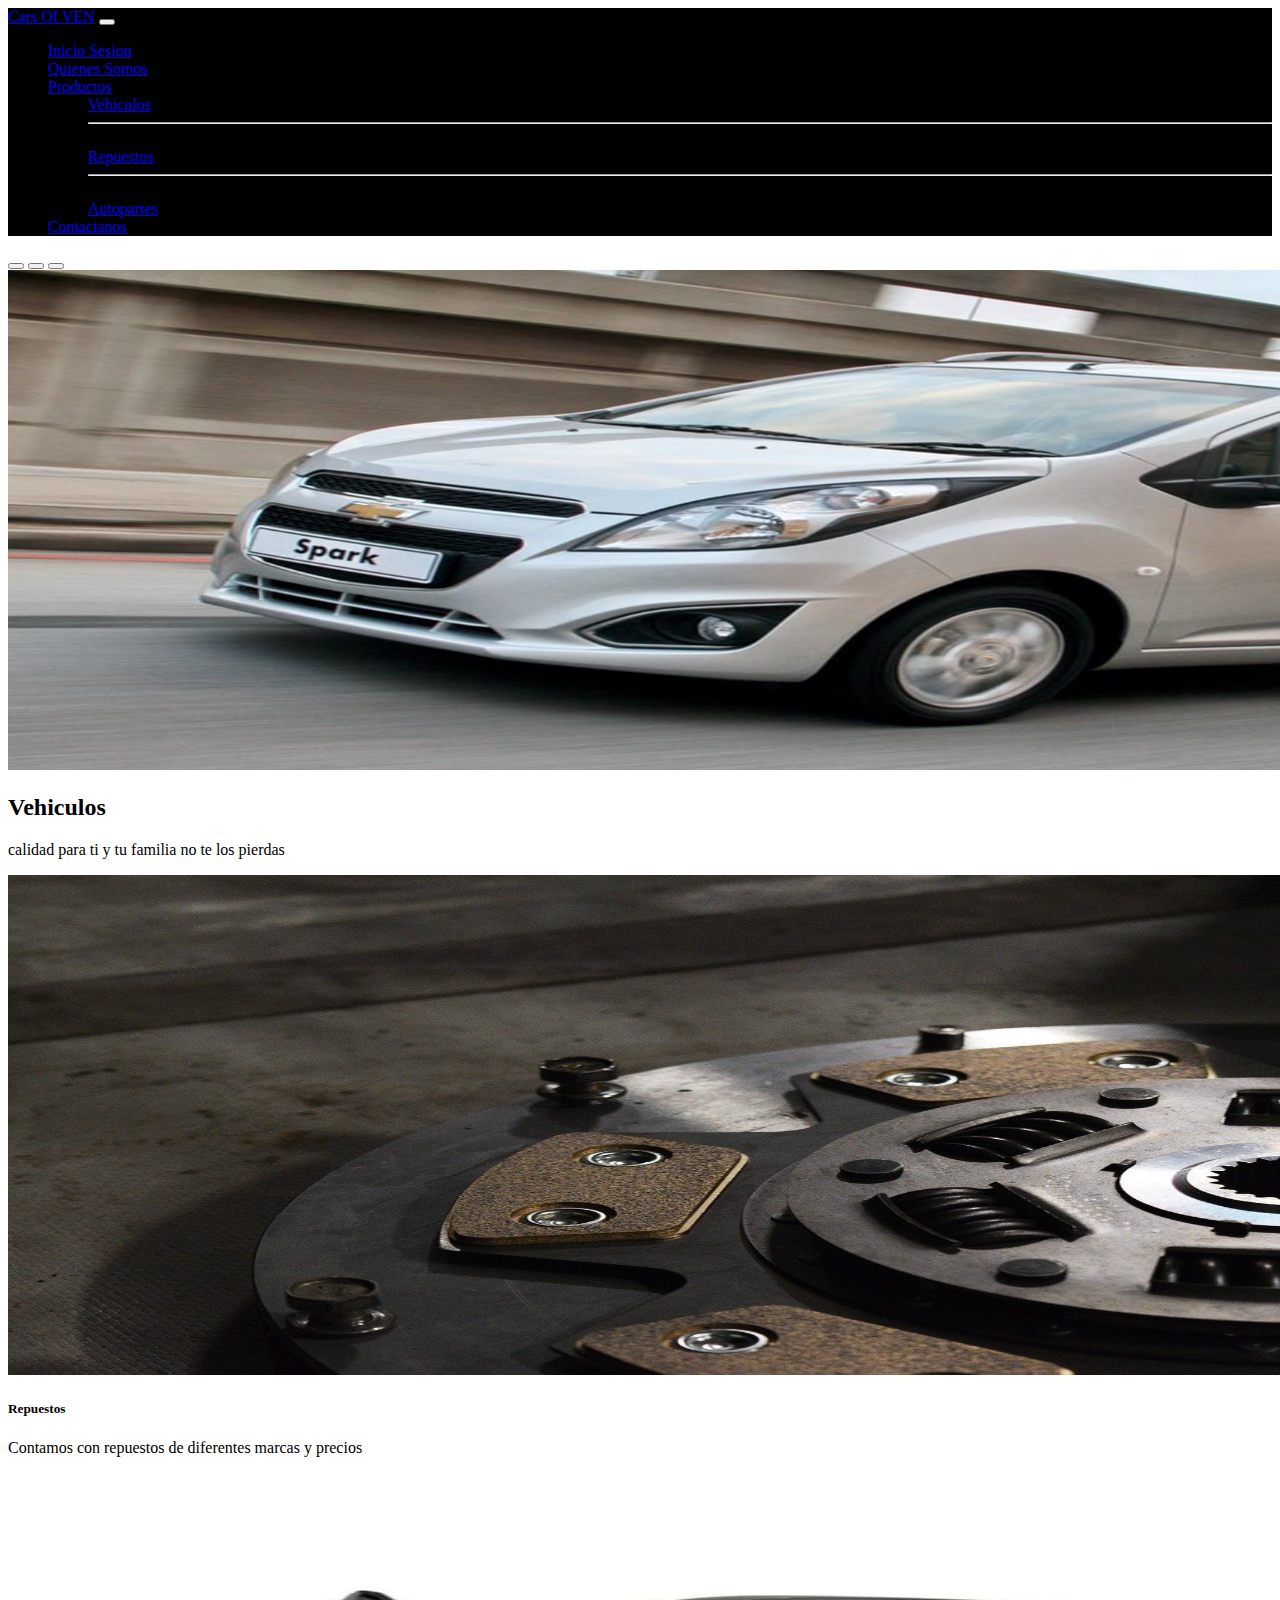
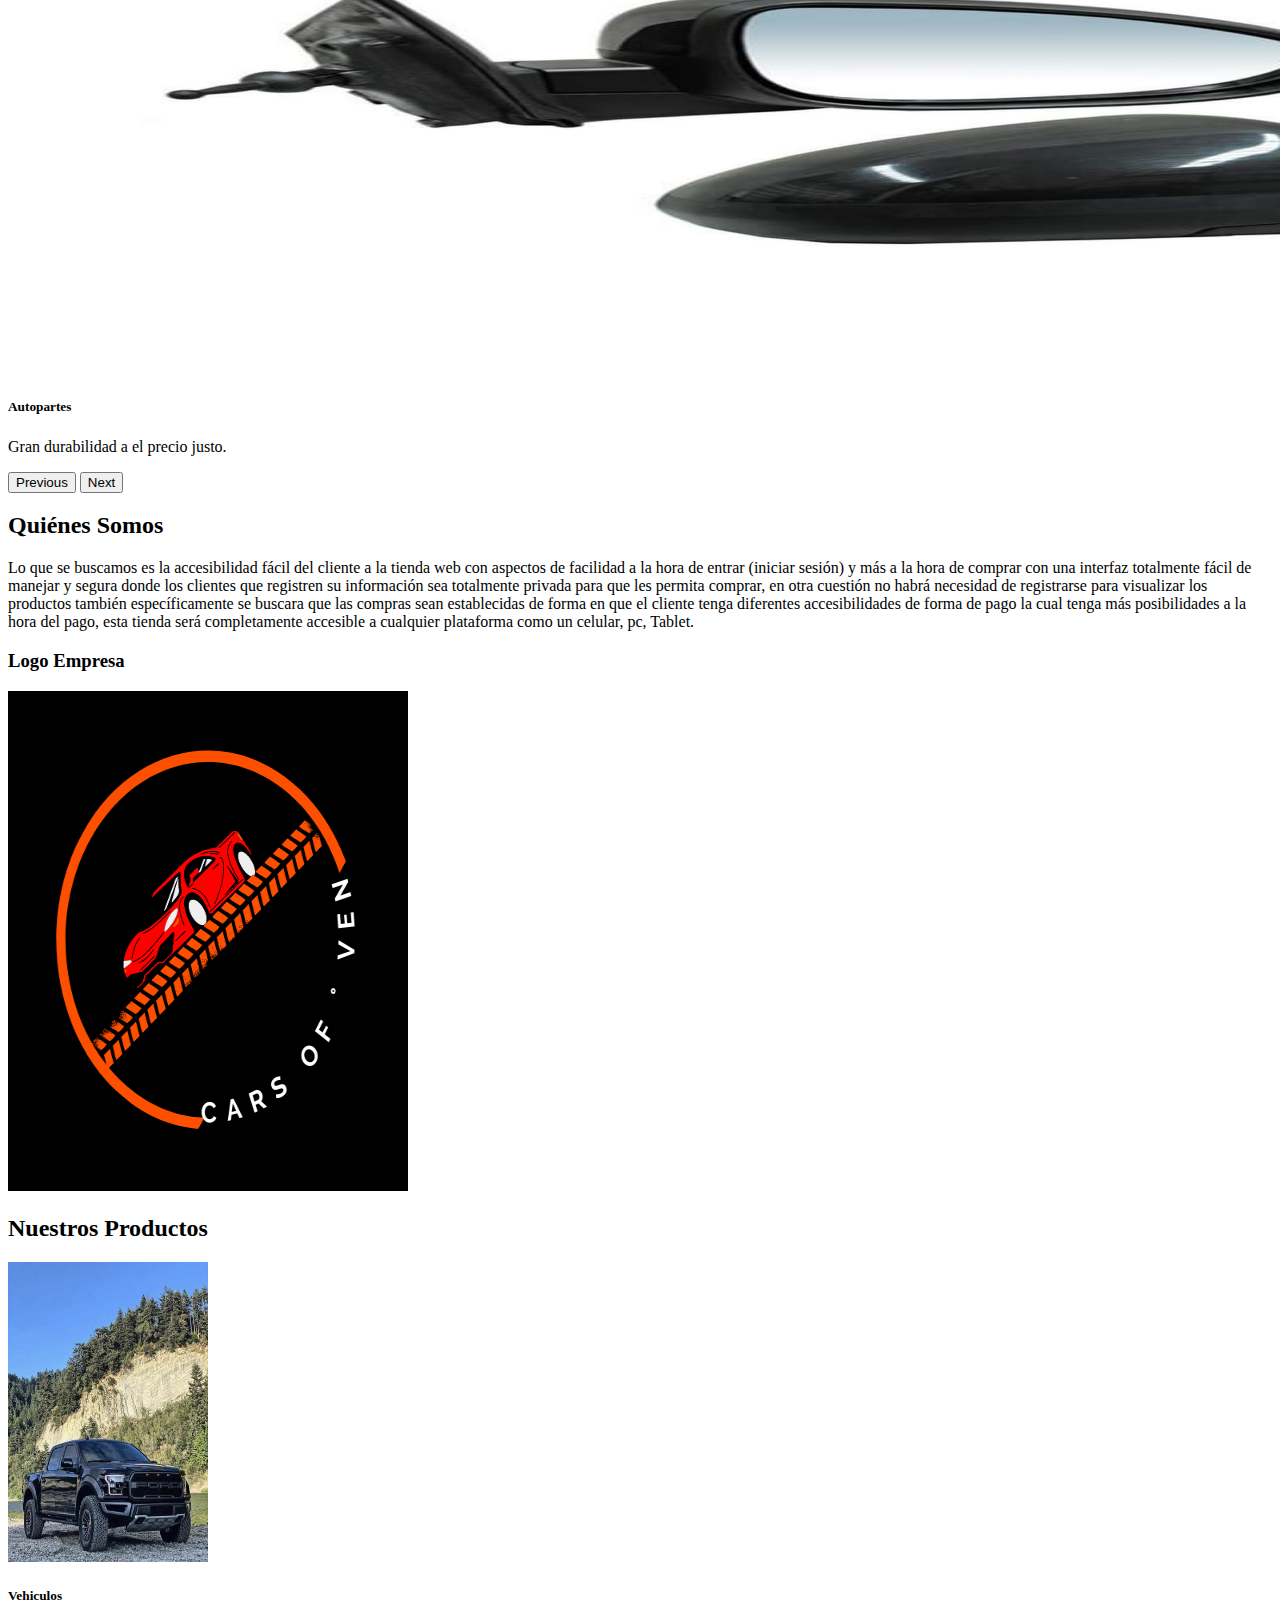
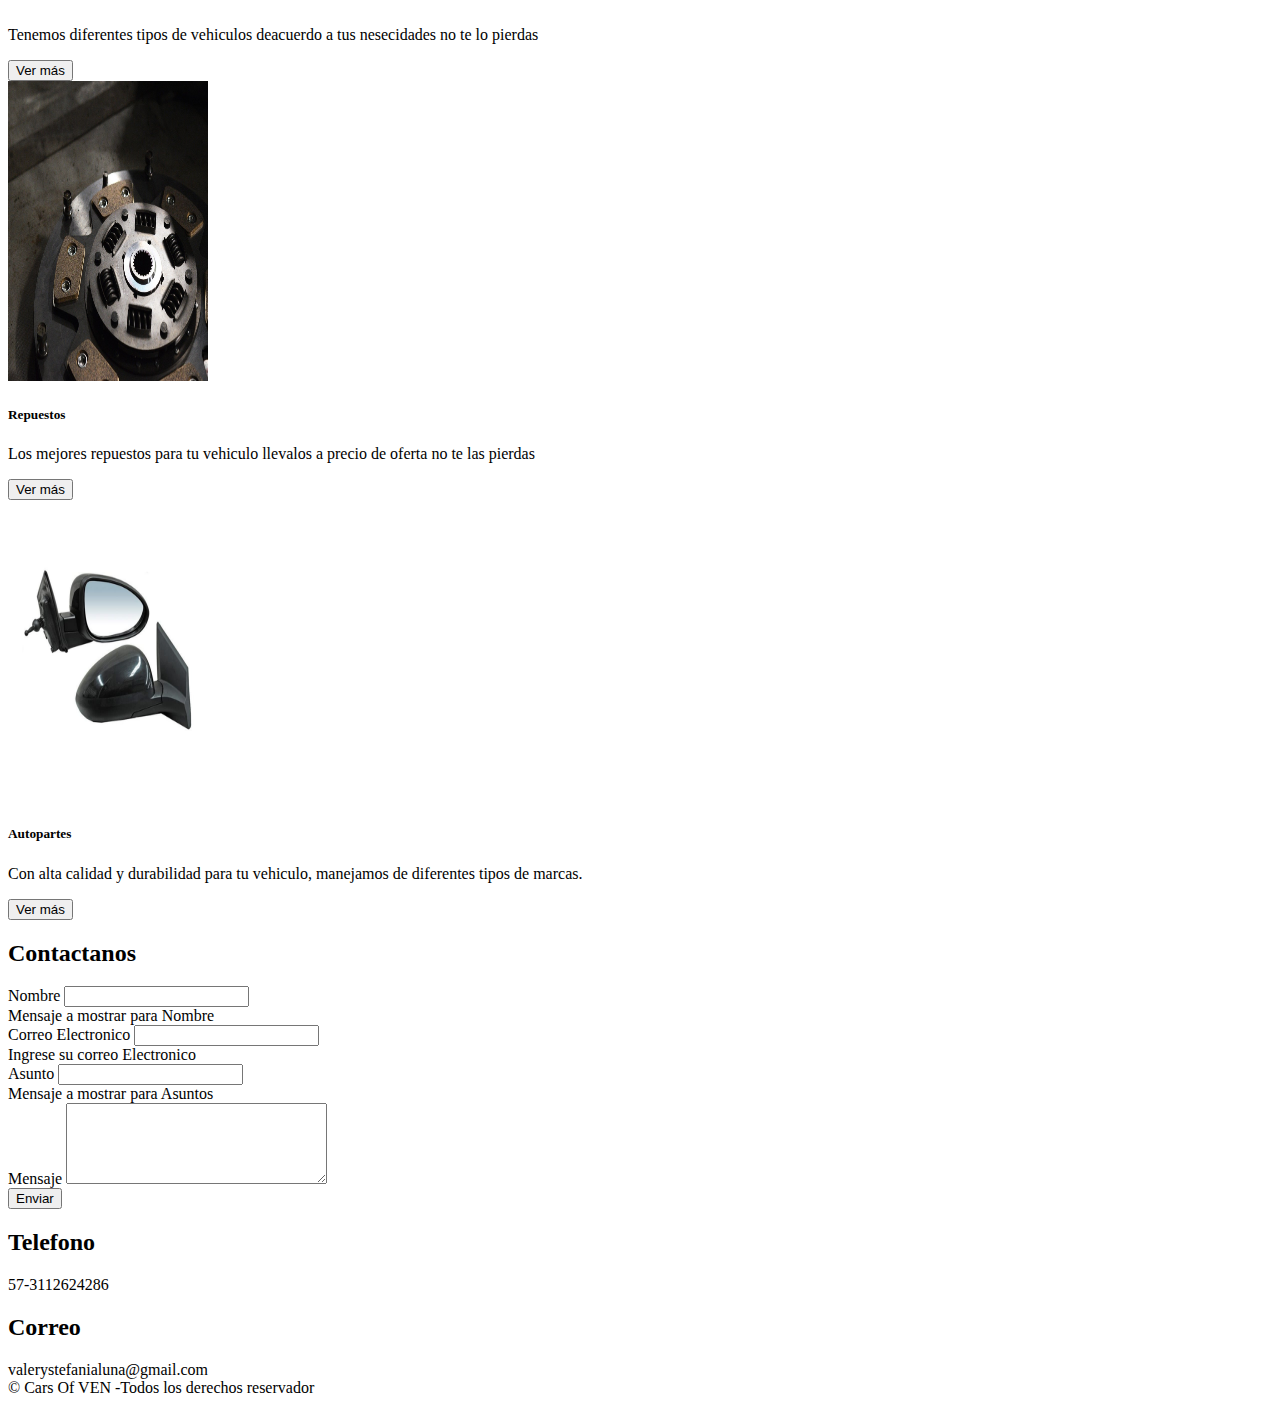
<file: index.html>
<!doctype html>
<html lang="es">
  <head>
<meta charset="utf-8">
<meta name="viewport" content="width=device-width, initial-scale=1">
<title>Concecionario</title>
<link href="https://cdn.jsdelivr.net/npm/bootstrap@5.3.0-alpha3/dist/css/bootstrap.min.css" rel="stylesheet" integrity="sha384-KK94CHFLLe+nY2dmCWGMq91rCGa5gtU4mk92HdvYe+M/SXH301p5ILy+dN9+nJOZ" crossorigin="anonymous">
<link rel="stylesheet" href="css/estiilos.css">
</head>
<body>
<header>
<div class="container">
<nav class="navbar navbar-expand-lg navbar-dark ">
<div class="container-fluid">
<a class="navbar-brand" href="dashboard cov/dashboard cov.html">Cars Of VEN</a>
<button class="navbar-toggler" type="button" data-bs-toggle="collapse" data-bs-target="#navbarSupportedContent" aria-controls="navbarSupportedContent" aria-expanded="false" aria-label="Toggle navigation">
<span class="navbar-toggler-icon"></span>
</button>
<div class="collapse navbar-collapse" id="navbarSupportedContent">
 <ul class="navbar-nav ms-auto mb-2 mb-lg-0">
<li class="nav-item">
<a class="nav-link active" aria-current="page" href="login.html">Inicio Sesion</a>
</li>
<li class="nav-item">
  <a class="nav-link active" aria-current="page" href="error500.html">Quienes Somos</a>
</li>
<li class="nav-item dropdown">
<a class="nav-link dropdown-toggle" href="#" role="button" data-bs-toggle="dropdown" aria-expanded="false">
Productos
</a>
<ul class="dropdown-menu">
<li><a class="dropdown-item" href="#">Vehiculos</a></li>
<li><hr class="dropdown-divider"></li>
<li><a class="dropdown-item" href="#">Repuestos</a></li>
<li><hr class="dropdown-divider"></li>
<li><a class="dropdown-item" href="#">Autopartes</a></li>
</ul>
</li>
<li class="nav-item">
<a class="nav-link active" aria-current="page" href="error404.html">Contactanos</a>

</li>
</ul>

 </div>
</div>
 </nav>
</div> 
</header>
<section class="carrusel">
    <div id="carouselExampleCaptions" class="carousel slide">
        <div class="carousel-indicators">
          <button type="button" data-bs-target="#carouselExampleCaptions" data-bs-slide-to="0" class="active" aria-current="true" aria-label="Slide 1"></button>
          <button type="button" data-bs-target="#carouselExampleCaptions" data-bs-slide-to="1" aria-label="Slide 2"></button>
          <button type="button" data-bs-target="#carouselExampleCaptions" data-bs-slide-to="2" aria-label="Slide 3"></button>
        </div>
        <div class="carousel-inner">
          <div class="carousel-item active">
            <img src="img/vehiculos5.jpg" width="1920" height="500" class="d-block w-100" alt="">
            <div class="carousel-caption d-none d-md-block">
              <h2>Vehiculos</h2>
              <p> calidad para ti y tu familia no te los pierdas</p>
            </div>
          </div>
          <div class="carousel-item">
            <img src="img/repuestos.jpg" width="1920" height="500" class="d-block w-100" alt="1920/500">
            <div class="carousel-caption d-none d-md-block">
              <h5>Repuestos</h5>
              <p>Contamos con repuestos de diferentes marcas y precios</p>
            </div>
          </div>
          <div class="carousel-item">
            <img src="img/autopartes7.png.jpg" width="1920" height="500" class="d-block w-100" alt="...">
            <div class="carousel-caption d-none d-md-block">
              <h5>Autopartes</h5>
              <p>Gran durabilidad a el precio justo.</p>
            </div>
          </div>
        </div>
        <button class="carousel-control-prev" type="button" data-bs-target="#carouselExampleCaptions" data-bs-slide="prev">
          <span class="carousel-control-prev-icon" aria-hidden="true"></span>
          <span class="visually-hidden">Previous</span>
        </button>
        <button class="carousel-control-next" type="button" data-bs-target="#carouselExampleCaptions" data-bs-slide="next">
          <span class="carousel-control-next-icon" aria-hidden="true"></span>
          <span class="visually-hidden">Next</span>
        </button>
      </div>
</section>
<section class="nosotros my-5">
        <h2 class="text-center my-5">Quiénes Somos</h2>
        <div class="container">
            <div class="row">
                <div class="col-6">
                    <p>
                    </p>
                    <p>Lo que se buscamos es la accesibilidad fácil del cliente a la tienda web con aspectos de facilidad a la hora de entrar (iniciar sesión) y más a la hora de comprar con una interfaz totalmente fácil de manejar y segura donde los clientes que registren su información sea totalmente privada para que les permita comprar, en otra cuestión no habrá necesidad de registrarse para visualizar los productos también específicamente se buscara que las compras sean establecidas  de forma en que el cliente tenga diferentes accesibilidades de forma de pago la cual tenga más posibilidades a la hora del pago, esta tienda será completamente  accesible a cualquier plataforma como un celular, pc, Tablet. 
                    </p>

                </div>
                 <div class="col-6">
                 <h3>Logo Empresa</h3>
        
                    <img class="img-fluid" src="img/cars of ven.png" width="400" height="500" alt="">
                 </div>
            </div>
        </div>
</section>
<section class="nosotros my-5">
    <h2 class="text-center my-5">Nuestros Productos</h2>
    <div class="container">
        <div class="row">
            <div class="col-4">
                <div class="card text-center">
                    <img src="img/vehiculos1.jpg" width="200" height="300" class="card-img-top" alt="...">
                    <div class="card-body">
                      <h5 class="card-title">Vehiculos</h5>
                      <p class="card-text">Tenemos diferentes tipos de vehiculos deacuerdo a tus nesecidades no te lo pierdas</p>
                      <a class="nav-link active" arial-current="page" href="descripcion.html" ><button>Ver más </button></a>
                    </div>
                  </div>
            </div>
             <div class="col-4">
                <div class="card text-center">
                    <img src="img/repuestos.jpg" width="200" height="300" class="card-img-top" alt="...">
                    <div class="card-body">
                      <h5 class="card-title">Repuestos</h5>
                      <p class="card-text">Los mejores repuestos para tu vehiculo llevalos a precio de oferta no te las pierdas</p>
                      <a class="nav-link active" arial-current="page" href="descripcion3.html" ><button>Ver más </button></a>
                    </div>
                  </div>
             </div>
           <div class="col-4">
            <div class="card text-center">
                <img src="img/autopartes7.png.jpg" width="200" height="300" class="card-img-top" alt="...">
                <div class="card-body">
                  <h5 class="card-title">Autopartes</h5>
                  <p class="card-text">Con alta calidad y durabilidad para tu vehiculo, manejamos de diferentes tipos de marcas.</p>
                  <a class="nav-link active" arial-current="page" href="descripcion2.html" ><button>Ver más </button></a>
                </div>
              </div>
           </div>
        </div>
    </div>

</section>
<section class="contactenos bg-black py-5">
    <h2 class="text-center">Contactanos</h2>
    <div class="container">
        <form class="row">
            <div class="mb-3 col-4">
              <label for="Nombre" class="form-label">Nombre</label>
              <input type="text" class="form-control" id="Nombre" aria-describedby="Nombre">
              <div id="Nombre" class="form-text" >Mensaje a mostrar para Nombre</div>
            </div>
            <div class="mb-3 col-4">
                <label for="exampleInputEmail1" class="form-dark">Correo Electronico</label>
                <input type="email" class="form-control" id="exampleInputEmail1" aria-describedby="emailHelp">
                <div id="emailHelp" class="form-text">Ingrese su correo Electronico</div>
            </div>
            <div class="mb-3 col-4">
                <label for="Asunto" class="form-label">Asunto</label>
                <input type="text" class="form-control" id="Asunto" aria-describedby="Asunto">
                <div id="Asunto" class="form-text">Mensaje a mostrar para Asuntos</div>
              </div>
            <div class="mb-3 col-6 col-12">
             <label for="Mensaje">Mensaje</label>
            <textarea class="form-control" name="Mensaje" id="" cols="30" rows="5"></textarea>
            </div>
           <div class="text-center"><button type="submit" class="btn btn-primary">Enviar</button></div>
          </form>
           
          <section class="contacto" id="contacto">
            <div class="contenido-seccion">
            
        
                <div class="fila">
                <div class="col">
                 <h2>
                    <i class="fa-solid fa-phone"></i> Telefono
                 </h2>   
                 <span class="info-contacto"> 57-3112624286</span>
                </div>  
                <div class="col">
                    <h2>
                        <i class="fa-solid fa-envelope"></i> Correo
                    </h2>   
                    <span class="info-contacto">valerystefanialuna@gmail.com</span>
                   </div>   
                    
                </div>
            </div>
           </section>  
    </div>
 </section>
 <footer class="text-center py-3">
&copy; Cars Of VEN -Todos los derechos reservador
 </footer>

 <script src="https://cdn.jsdelivr.net/npm/bootstrap@5.3.0-alpha3/dist/js/bootstrap.bundle.min.js" integrity="sha384-ENjdO4Dr2bkBIFxQpeoTz1HIcje39Wm4jDKdf19U8gI4ddQ3GYNS7NTKfAdVQSZe" crossorigin="anonymous"></script>
</body>
</html>
</file>
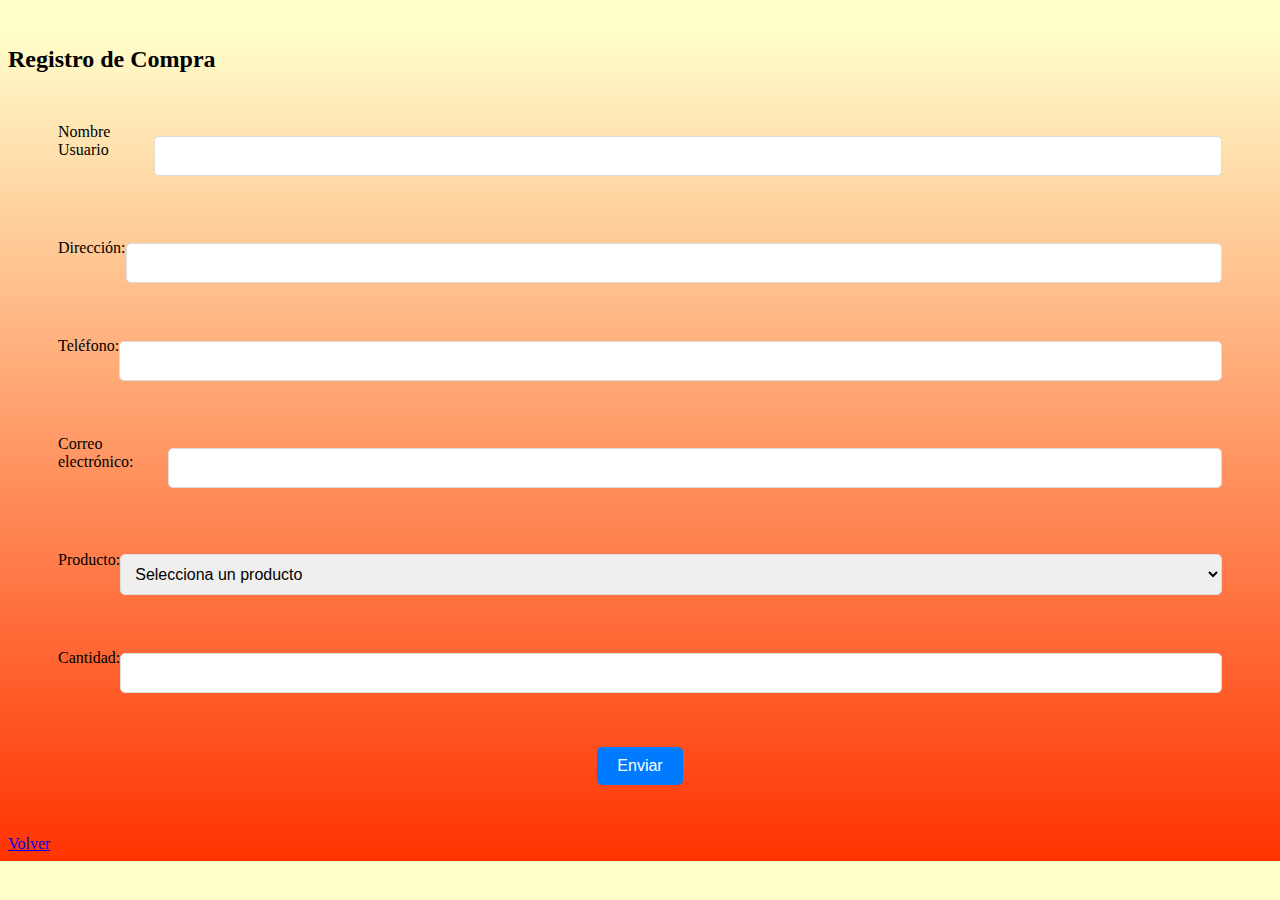
<file: compra.html>
<!DOCTYPE html>
<html lang="es">
<head>
    <meta charset="UTF-8">
    <meta http-equiv="X-UA-Compatible" content="IE=edge">
    <meta name="viewport" content="width=device-width, initial-scale=1.0">
    <title>Compra</title>
    <link rel="stylesheet" href="compra.css">
</head>
<body>
   <br> <h2>Registro de Compra</h2>
    <form id="compra-form" onsubmit="return validarFormulario()">
        <div class="form-group">
          <label for="nombre">Nombre Usuario</label>
          <input type="text" id="nombre" name="nombre" required>
        </div>
      
        <div class="form-group">
          <label for="direccion">Dirección:</label>
          <input type="text" id="direccion" name="direccion" required>
        </div>
      
        <div class="form-group">
          <label for="telefono">Teléfono:</label>
          <input type="tel" id="telefono" name="telefono" required>
        </div>
      
        <div class="form-group">
          <label for="email">Correo electrónico:</label>
          <input type="text" id="email" name="email" required>
        </div>
      
        <div class="form-group">
          <label for="producto">Producto:</label>
          <select id="producto" name="producto" required>
            <option value="">Selecciona un producto</option>
            <option value="producto1">Vehiculo</option>
            <option value="producto2">Repuestos</option>
            <option value="producto3">Autopartes</option>
          </select>
        </div>
      
        <div class="form-group">
          <label for="cantidad">Cantidad:</label>
          <input type="number" id="cantidad" name="cantidad" min="1" max="10" required>
        </div>
      
        <div class="form-group">
          <input type="submit" value="Enviar" href="index.html">
          
        
        </div>
      </form>
      <script src="compra.js"></script>
      <a href="index.html" class="btn">Volver</a>
</body>

</html>
</file>
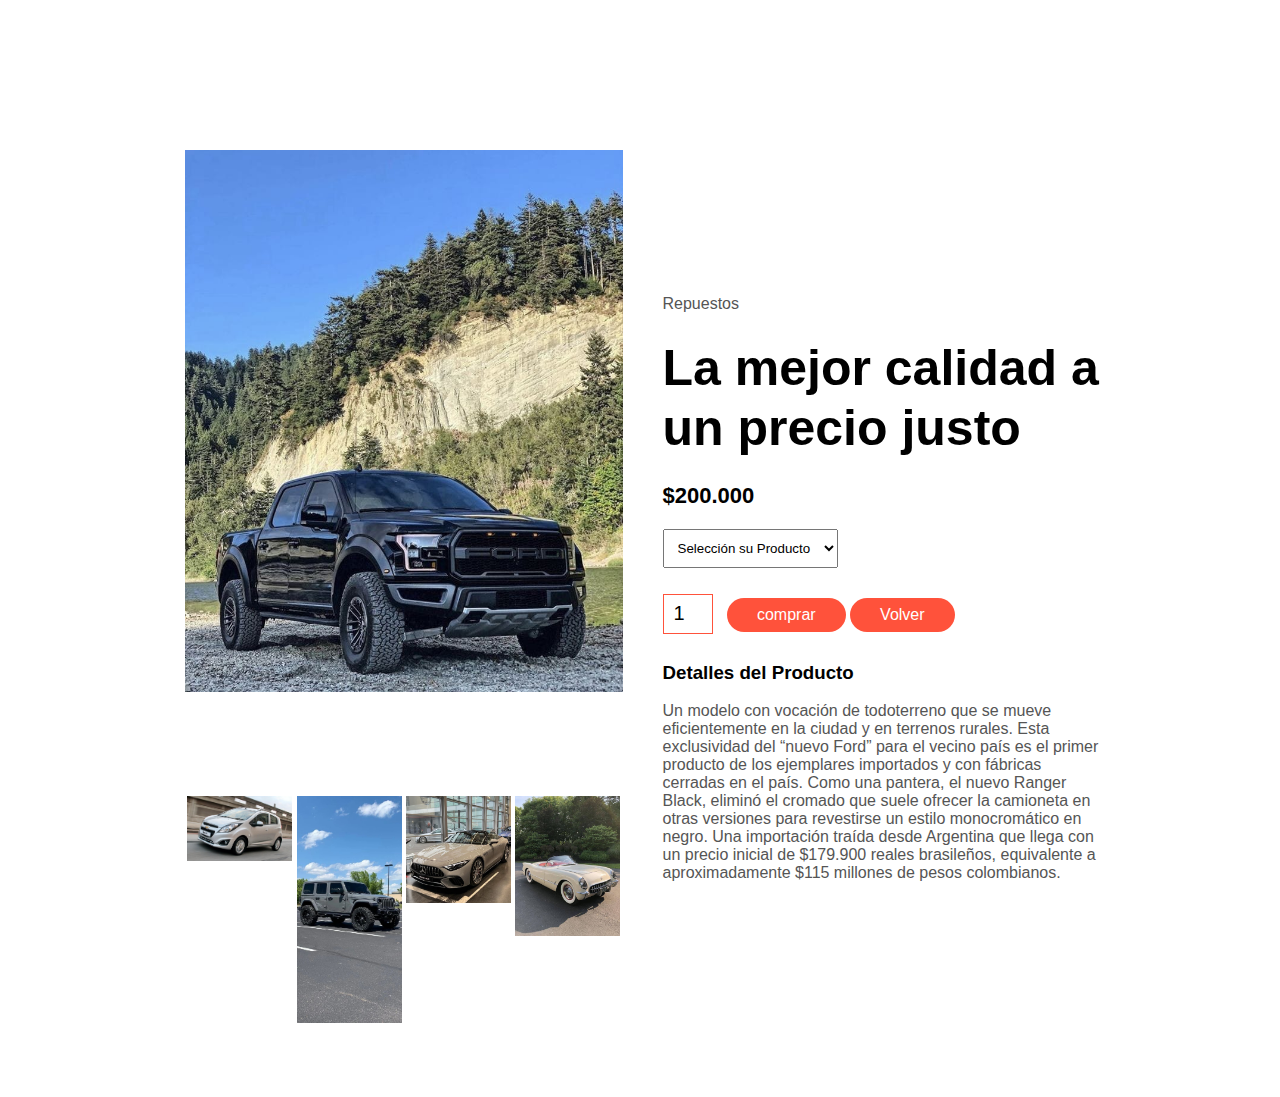
<file: descripcion.html>
<!DOCTYPE html>
<html lang="es">
<head>
    <meta charset="UTF-8">
    <meta http-equiv="X-UA-Compatible" content="IE=edge">
    <meta name="viewport" content="width=device-width, initial-scale=1.0">
   <link rel="stylesheet" href="estiloos.css">
    <title>Descripción Vehiculos</title>
    
</head>
<body>
    <div class="small-container single-product">
        <div class="row">
            <div class="col-2">
                <img src="img/vehiculos1.jpg" width="100%" id="productImg">
                <div class="small-img-row">
                   <div class="small-img-col">
                    <img src="img/vehiculos5.jpg" width="100%" class="small-img">
                   </div>
                   <div class="small-img-col">
                    <img src="img/vehiculos2.jpg" width="100%" class="small-img">
                   </div>
                   <div class="small-img-col">
                    <img src="img/vehiculos3.jpg" width="100%" class="small-img">
                   </div>
                   <div class="small-img-col">
                    <img src="img/vehiculos.jpg" width="100%" class="small-img">
                   </div>
                </div>
            </div>
            <div class="col-2">
             <p>Repuestos</p>
             <h1>La mejor calidad a un precio justo </h1>
             <h4>$200.000</h4>
          <select>
            <option>Selección su Producto </option>
            <option>Autopartes</option>
            <option>Repuestos </option>
            <option>Vehiculos </option>
          </select>
          <input type="number" value="1">
          <a href="compra.html" class="btn">comprar</a>
          <a href="index.html" class="btn">Volver</a>
         <h3>Detalles del Producto<i class="fa fa-indent"></i></h3> 
         <br>
         <p>Un modelo con vocación de todoterreno que se mueve eficientemente en la ciudad y en terrenos rurales. Esta exclusividad del “nuevo Ford” para el vecino país es el primer producto de los ejemplares importados y con fábricas cerradas en el país.

            Como una pantera, el nuevo Ranger Black, eliminó el cromado que suele ofrecer la camioneta en otras versiones para revestirse un estilo monocromático en negro.  Una importación traída desde Argentina que llega con un precio inicial de $179.900 reales brasileños, equivalente a aproximadamente $115 millones de pesos colombianos.</p>
            </div>
        </div>
    </div>
<script>
do {
    var productImg =document.getElementById("ProductoImg");
    var smallImg = Document.getElementByIdClassName("small-img");
    
    SmallImg[1].onclick = function()
    {
        productImg.src = smallImg[1].src;
    }
    SmallImg[2].onclick = function()
    {
        productImg.src = smallImg[2].src;
    }
    SmallImg[7].onclick = function()
    {
        productImg.src = smallImg[7].src;
    }
    SmallImg[4].onclick = function()
    {
        productImg.src = smallImg[4].src;
    }
} while (condition);

</script>
</body>
</html>
</file>
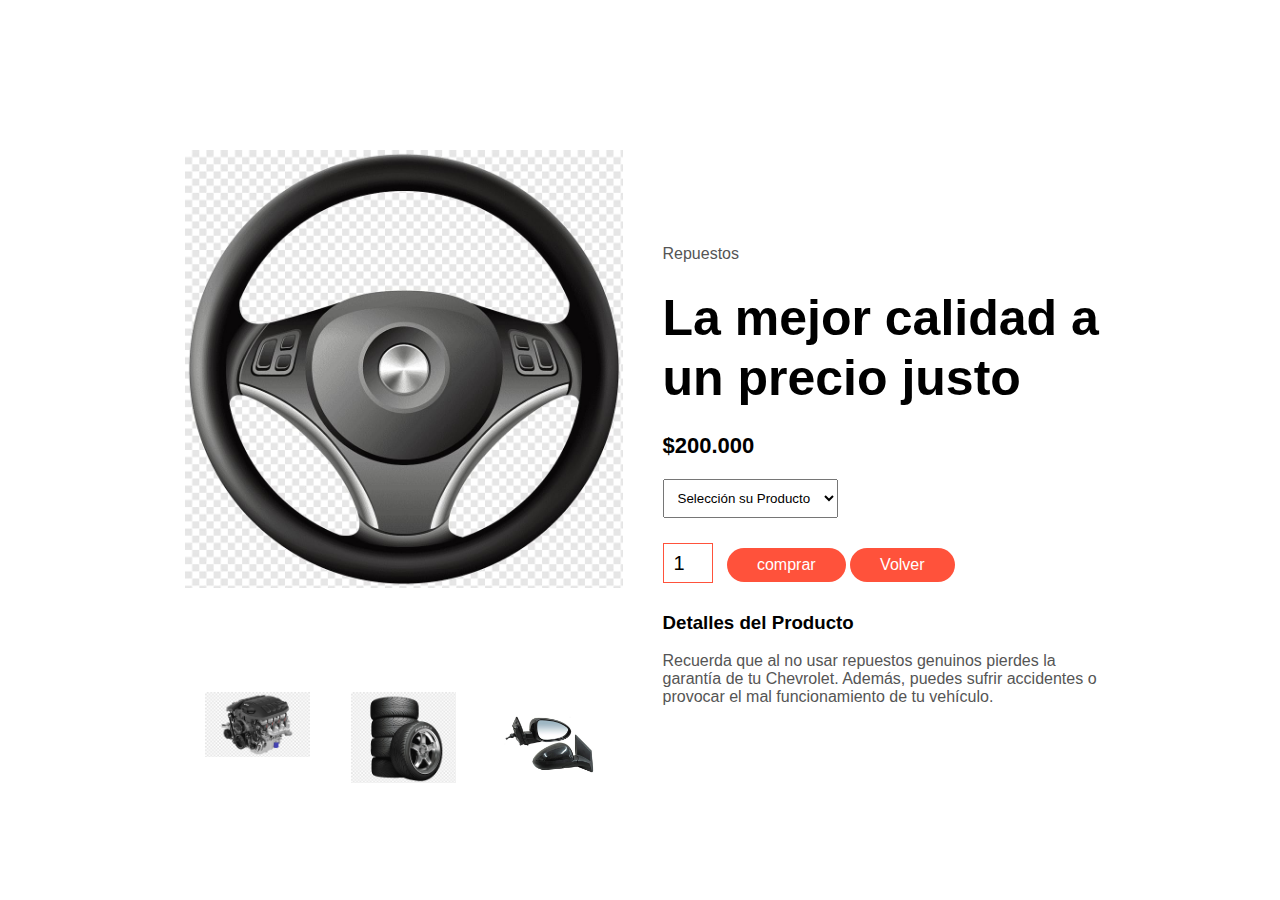
<file: descripcion2.html>
<!DOCTYPE html>
<html lang="es">
<head>
    <meta charset="UTF-8">
    <meta http-equiv="X-UA-Compatible" content="IE=edge">
    <meta name="viewport" content="width=device-width, initial-scale=1.0">
   <link rel="stylesheet" href="estiloos.css">
    <title>Descripción Autopartes</title>
    
</head>
<body>
    <div class="small-container single-product">
        <div class="row">
            <div class="col-2">
                <img src="img/autopartes.png.jpg" width="100%" id="productImg">
                <div class="small-img-row">
                   <div class="small-img-col">
                    <img src="img/autopartes3.jpg" width="100%" class="small-img">
                   </div>
                   <div class="small-img-col">
                    <img src="img/autopartes4.jpg" width="100%" class="small-img">
                   </div>
                   <div class="small-img-col">
                    <img src="img/autopartes7.png.jpg" width="100%" class="small-img">
                   </div>
                   
                </div>
            </div>
            <div class="col-2">
             <p>Repuestos</p>
             <h1>La mejor calidad a un precio justo </h1>
             <h4>$200.000</h4>
          <select>
            <option>Selección su Producto </option>
            <option>Autopartes</option>
            <option>Repuestos </option>
            <option>Vehiculos </option>
          </select>
          <input type="number" value="1">
          <a href="compra.html" class="btn">comprar</a>
          <a href="index.html" class="btn">Volver</a>
         <h3>Detalles del Producto<i class="fa fa-indent"></i></h3> 
         <br>
         <p>Recuerda que al no usar repuestos genuinos pierdes la garantía de tu Chevrolet. Además, puedes sufrir accidentes o provocar el mal funcionamiento de tu vehículo.</p>
            </div>
        </div>
    </div>
<script>
do {
    var productImg =document.getElementById("ProductoImg");
    var smallImg = Document.getElementByIdClassName("small-img");
    
    SmallImg[1].onclick = function()
    {
        productImg.src = smallImg[1].src;
    }
    SmallImg[2].onclick = function()
    {
        productImg.src = smallImg[2].src;
    }
    SmallImg[7].onclick = function()
    {
        productImg.src = smallImg[7].src;
    }
    SmallImg[4].onclick = function()
    {
        productImg.src = smallImg[4].src;
    }
} while (condition);

</script>
</body>
</html>
</file>
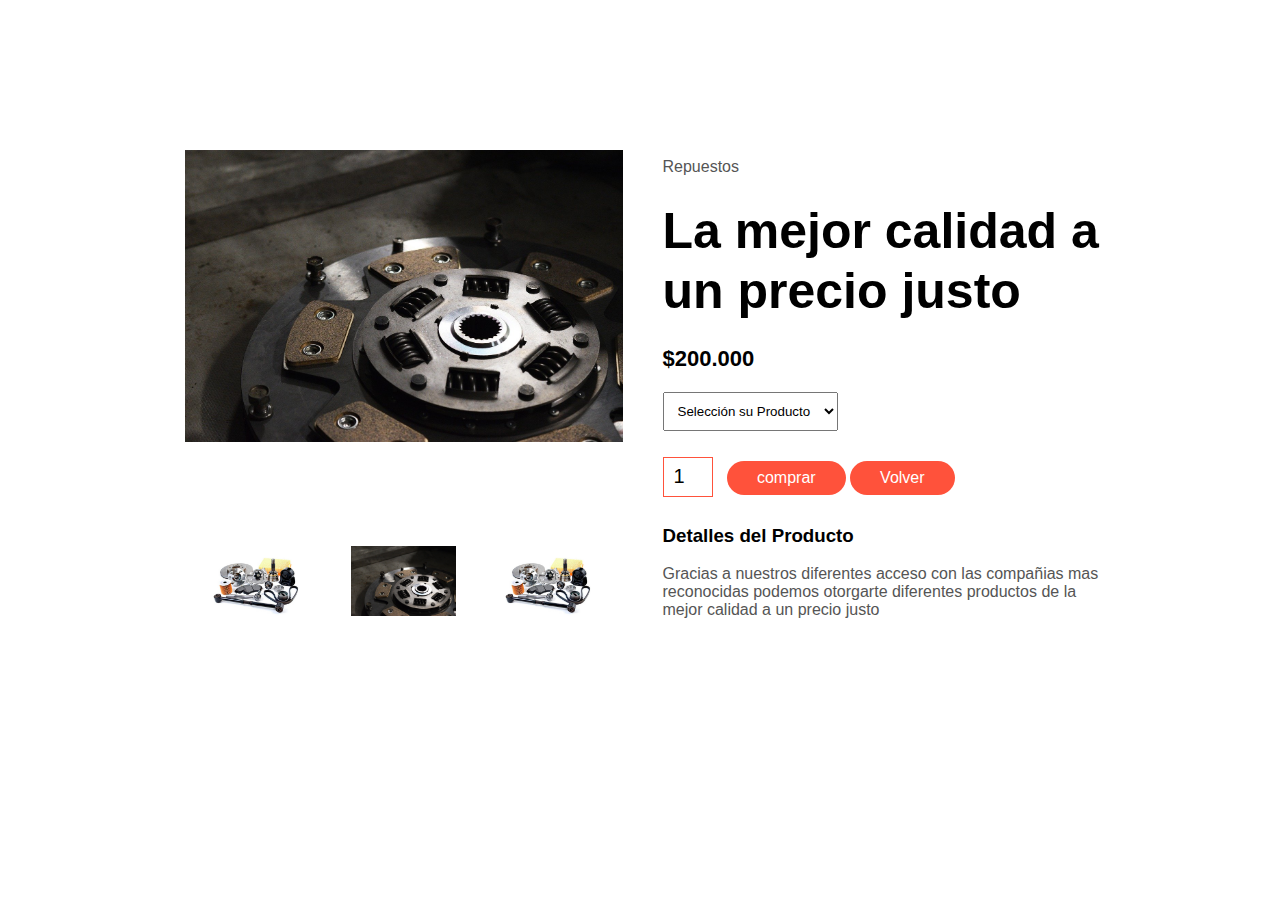
<file: descripcion3.html>
<!DOCTYPE html>
<html lang="es">
<head>
    <meta charset="UTF-8">
    <meta http-equiv="X-UA-Compatible" content="IE=edge">
    <meta name="viewport" content="width=device-width, initial-scale=1.0">
   <link rel="stylesheet" href="estiloos.css">
    <title>Descripción Repuestos</title>
    
</head>
<body>
    <div class="small-container single-product">
        <div class="row">
            <div class="col-2">
                <img src="img/repuestos.jpg" width="100%" id="productImg">
                <div class="small-img-row">
                   <div class="small-img-col">
                    <img src="img/repuestos4.jpg" width="100%" class="small-img">
                   </div>
                   <div class="small-img-col">
                    <img src="img/repuestos.jpg" width="100%" class="small-img">
                   </div>
                   <div class="small-img-col">
                    <img src="img/repuestos4.jpg" width="100%" class="small-img">
                   </div>
                  
                </div>
            </div>
            <div class="col-2">
             <p>Repuestos</p>
             <h1>La mejor calidad a un precio justo </h1>
             <h4>$200.000</h4>
          <select>
            <option>Selección su Producto </option>
            <option>Autopartes</option>
            <option>Repuestos </option>
            <option>Vehiculos </option>
          </select>
          <input type="number" value="1">
          <a href="compra.html" class="btn">comprar</a>
          <a href="index.html" class="btn">Volver</a>
         <h3>Detalles del Producto<i class="fa fa-indent"></i></h3> 
         <br>
         <p> Gracias a nuestros diferentes acceso con las compañias mas reconocidas podemos otorgarte diferentes productos de la mejor calidad a un precio justo </p>
            </div>
            
        </div>
        
    </div>
<script>
do {
    var productImg =document.getElementById("ProductoImg");
    var smallImg = Document.getElementByIdClassName("small-img");
    
    SmallImg[1].onclick = function()
    {
        productImg.src = smallImg[1].src;
    }
    SmallImg[2].onclick = function()
    {
        productImg.src = smallImg[2].src;
    }
    SmallImg[7].onclick = function()
    {
        productImg.src = smallImg[7].src;
    }
    SmallImg[4].onclick = function()
    {
        productImg.src = smallImg[4].src;
    }
} while (condition);

</script>
</body>
</html>
</file>
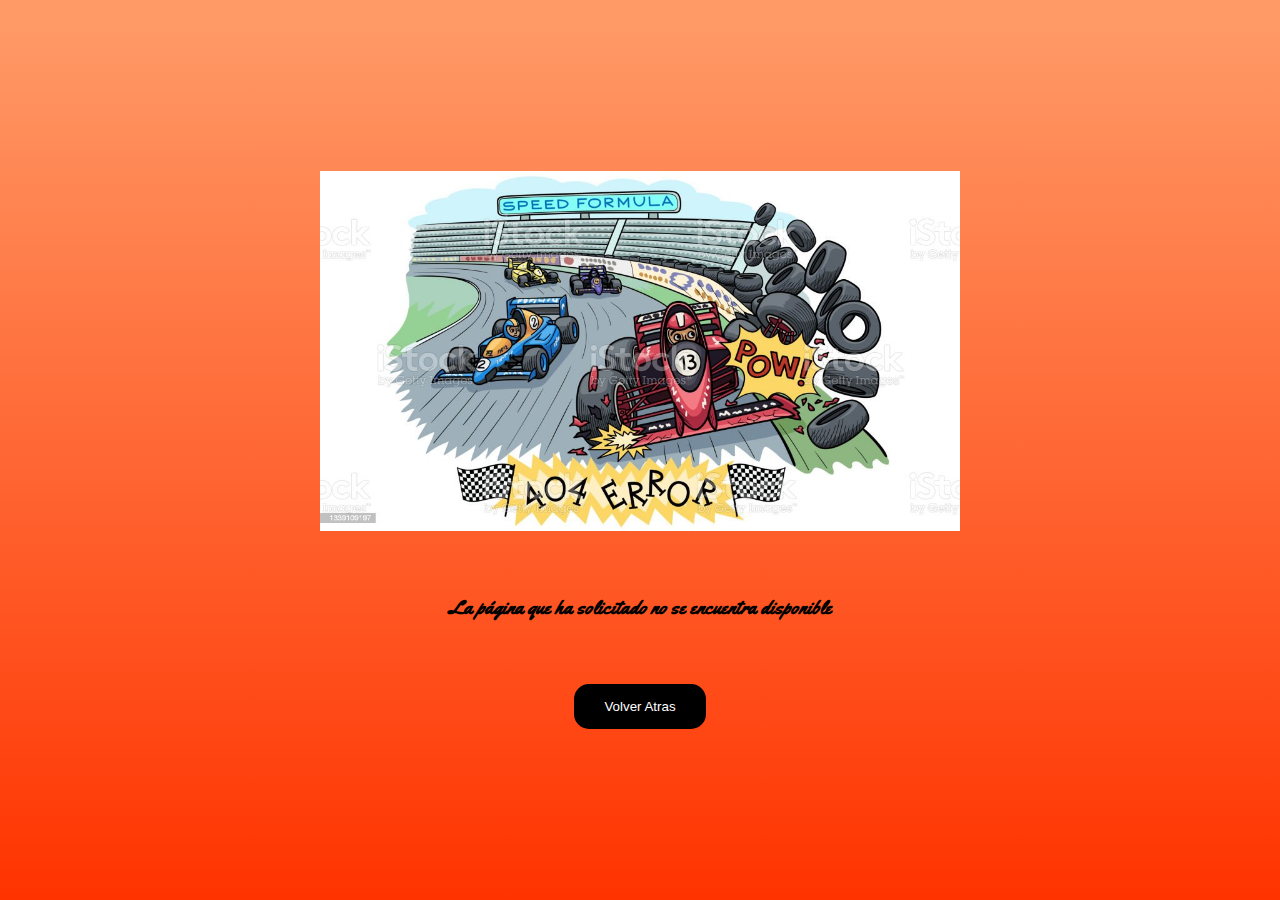
<file: error404.html>
<!DOCTYPE html>
<html lang="es">
<head>
    <meta charset="UTF-8">
    <meta http-equiv="X-UA-Compatible" content="IE=edge">
    <meta name="viewport" content="width=device-width, initial-scale=1.0">
    <title>Eror 404</title>
    <link rel="stylesheet" href="error404.css">
    <link rel="preconnect" href="https://fonts.googleapis.com">
<link rel="preconnect" href="https://fonts.gstatic.com" crossorigin>
<link href="https://fonts.googleapis.com/css2?family=Open+Sans:ital@1&family=Titillium+Web:ital,wght@0,200;0,300;0,400;0,700;1,400;1,600&family=Yellowtail&display=swap" rel="stylesheet">
</head>
<body>
    <div class="container">
        <img src="img/error404.jpg" alt="">
<h1>La página que ha solicitado no se encuentra disponible</h1>
<div class="boton">
    <a class="nav-link active" arial-current="page" href="index.html" ><button>Volver Atras</button></a>
</div>
    </div>
</body>
</html>
</file>
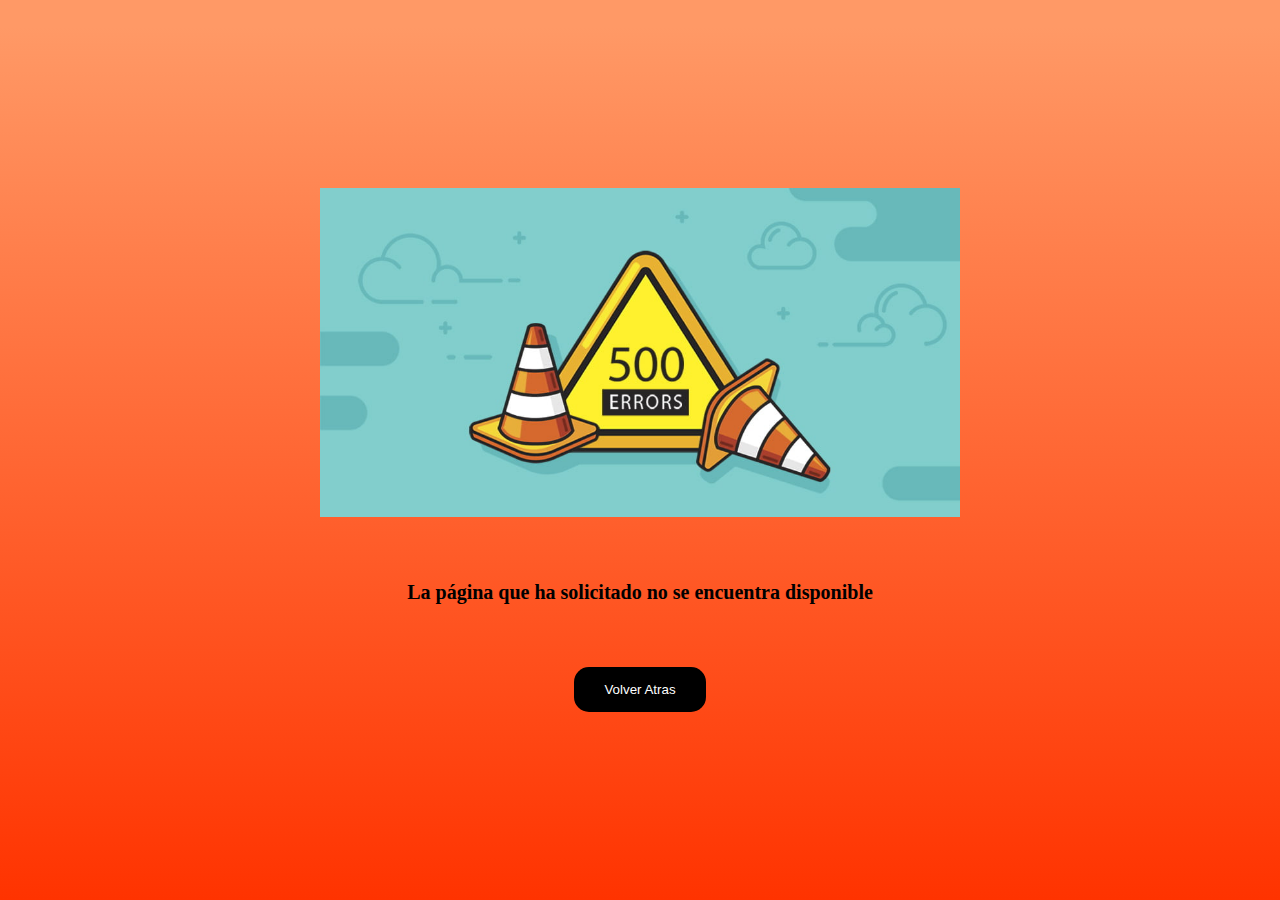
<file: error500.html>
<!DOCTYPE html>
<html lang="es">
<head>
    <meta charset="UTF-8">
    <meta http-equiv="X-UA-Compatible" content="IE=edge">
    <meta name="viewport" content="width=device-width, initial-scale=1.0">
    <title>Error 500</title>
    <link rel="stylesheet" href="error500.css">
    <link rel="preconnect" href="https://fonts.googleapis.com">
    <link rel="preconnect" href="https://fonts.gstatic.com" crossorigin>

</head>
<body>
    <div class="container">
        <img src="img/error500.png" alt="">
<h1>La página que ha solicitado no se encuentra disponible</h1>
<div class="boton">
    <a class="nav-link active" arial-current="page" href="index.html" ><button>Volver Atras</button></a>
   
</div>
    </div>
</body>
</html>
</file>
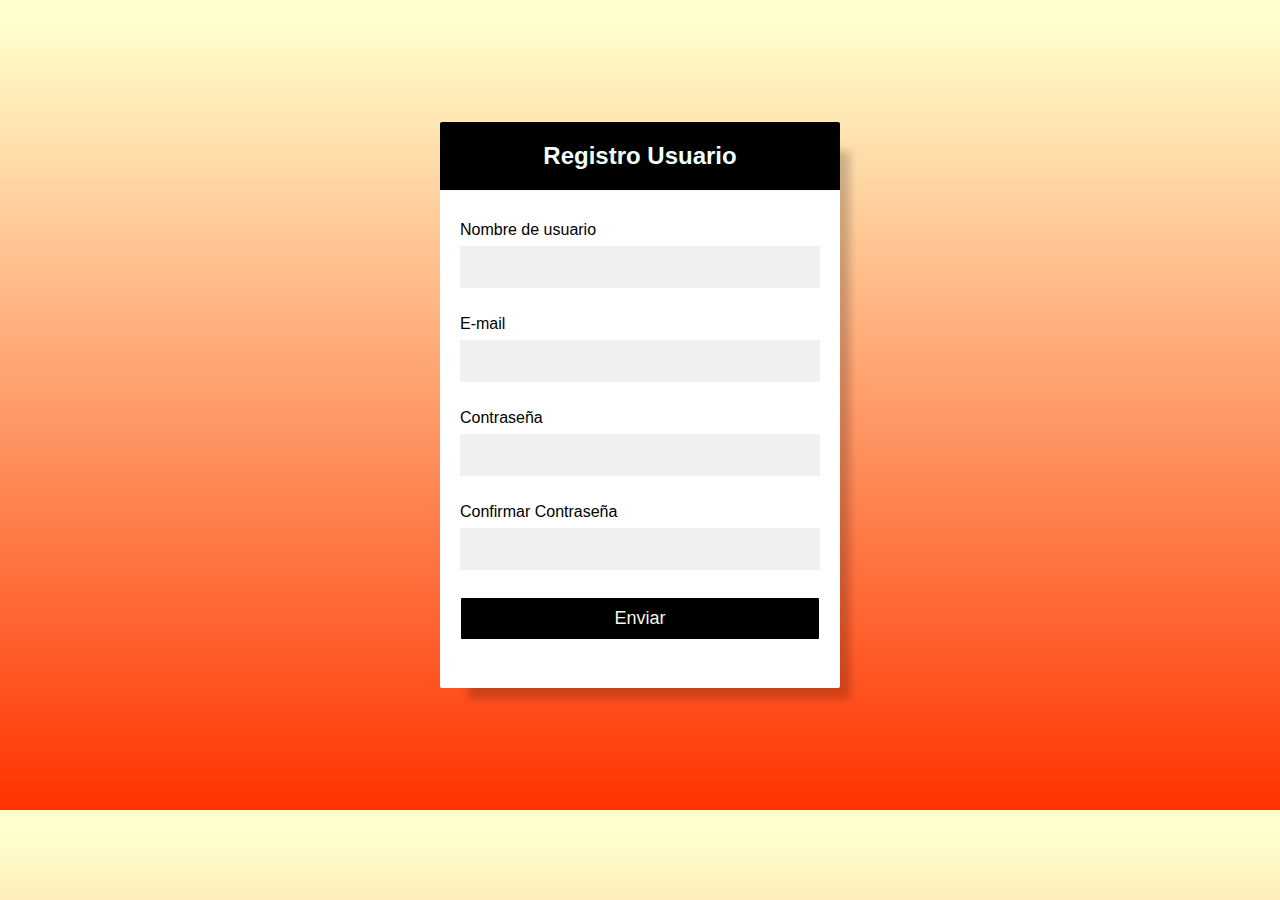
<file: formulario de provedor.html>
<!DOCTYPE html>
<html lang="es">
<head>
    <meta charset="UTF-8">
    <meta http-equiv="X-UA-Compatible" content="IE=edge">
    <meta name="viewport" content="width=device-width, initial-scale=1.0">
    <title>Validación Registro </title>
    <link rel="stylesheet" href="estilossd.css">
</head>
<body>
    <div class="contenedor">
        <div class="cabecera">
            <h2>Registro Usuario</h2>
        </div>
        <form id="formulario" action="procesar.php" method="">

            <div class="form-control">
                <label for="usuario">Nombre de usuario</label>
                <input id="usuario" type="text">
                <p></p>                
            </div>

            <div class="form-control">
                <label for="email">E-mail</label>
                <input id="email" type="">
                <p></p>                
            </div>

            <div class="form-control">  
                <label for="pass">Contraseña</label>
                <input id="pass" type="password">
                <p></p>                
            </div>  

            <div class="form-control">
                <label for="passConfirma">Confirmar Contraseña</label>
                <input id="passConfirma" type="password">
                <p></p>                
            </div>

            <button>Enviar</button>
            <br>
            
        </form>
    </div>

    <script src="pini.js"></script> 
</body>
</html>
</file>
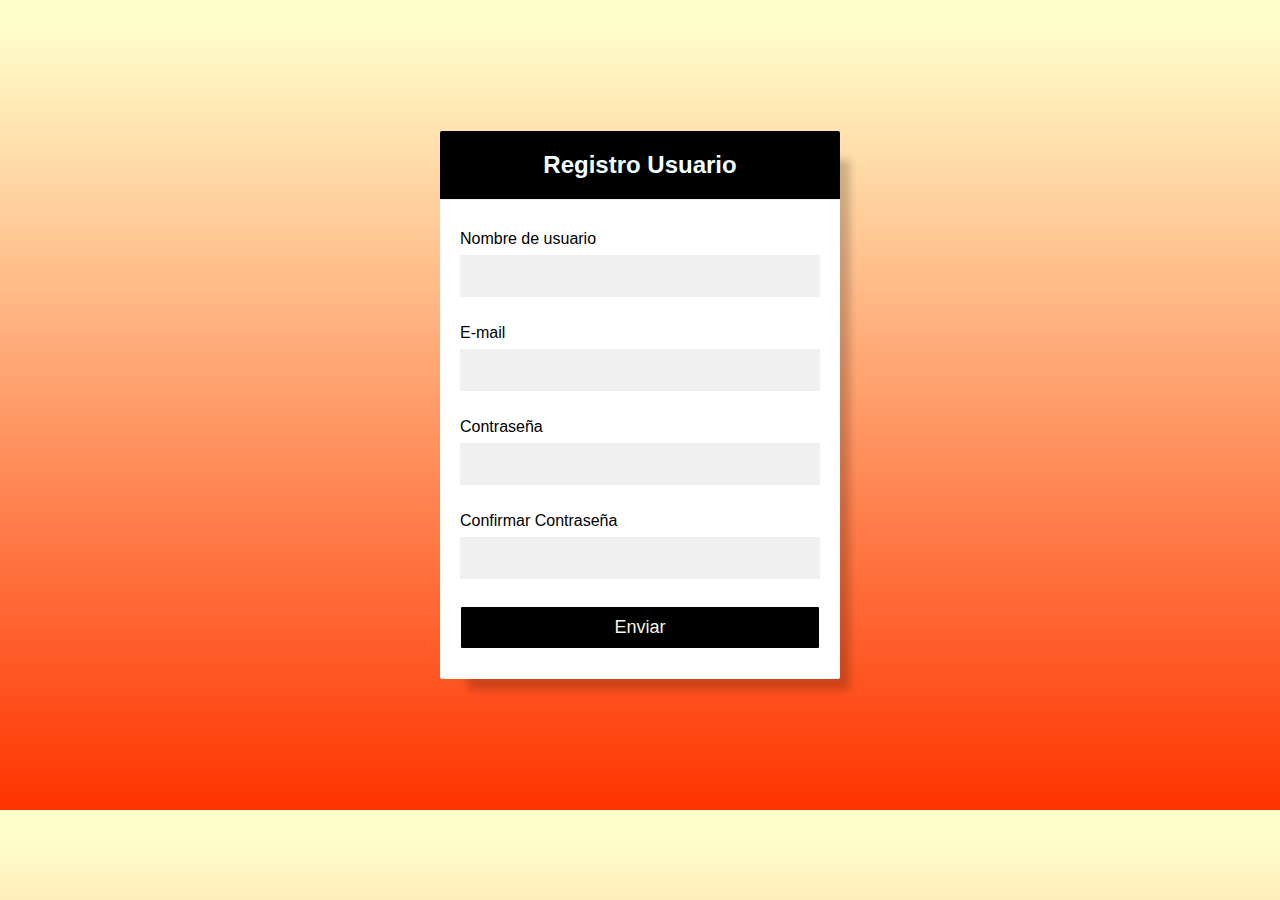
<file: formularios de registro/formulario de provedor.html>
<!DOCTYPE html>
<html lang="es">
<head>
    <meta charset="UTF-8">
    <meta http-equiv="X-UA-Compatible" content="IE=edge">
    <meta name="viewport" content="width=device-width, initial-scale=1.0">
    <title>Validación Registro </title>
    <link rel="stylesheet" href="estilossd.css">
</head>
<body>
    <div class="contenedor">
        <div class="cabecera">
            <h2>Registro Usuario</h2>
        </div>
        <form id="formulario" action="procesar.php" method="">

            <div class="form-control">
                <label for="usuario">Nombre de usuario</label>
                <input id="usuario" type="text">
                <p></p>                
            </div>

            <div class="form-control">
                <label for="email">E-mail</label>
                <input id="email" type="">
                <p></p>                
            </div>

            <div class="form-control">  
                <label for="pass">Contraseña</label>
                <input id="pass" type="password">
                <p></p>                
            </div>  

            <div class="form-control">
                <label for="passConfirma">Confirmar Contraseña</label>
                <input id="passConfirma" type="password">
                <p></p>                
            </div>

            <button>Enviar</button>
        </form>
    </div>

    <script src="pini.js"></script> 
</body>
</html>
</file>
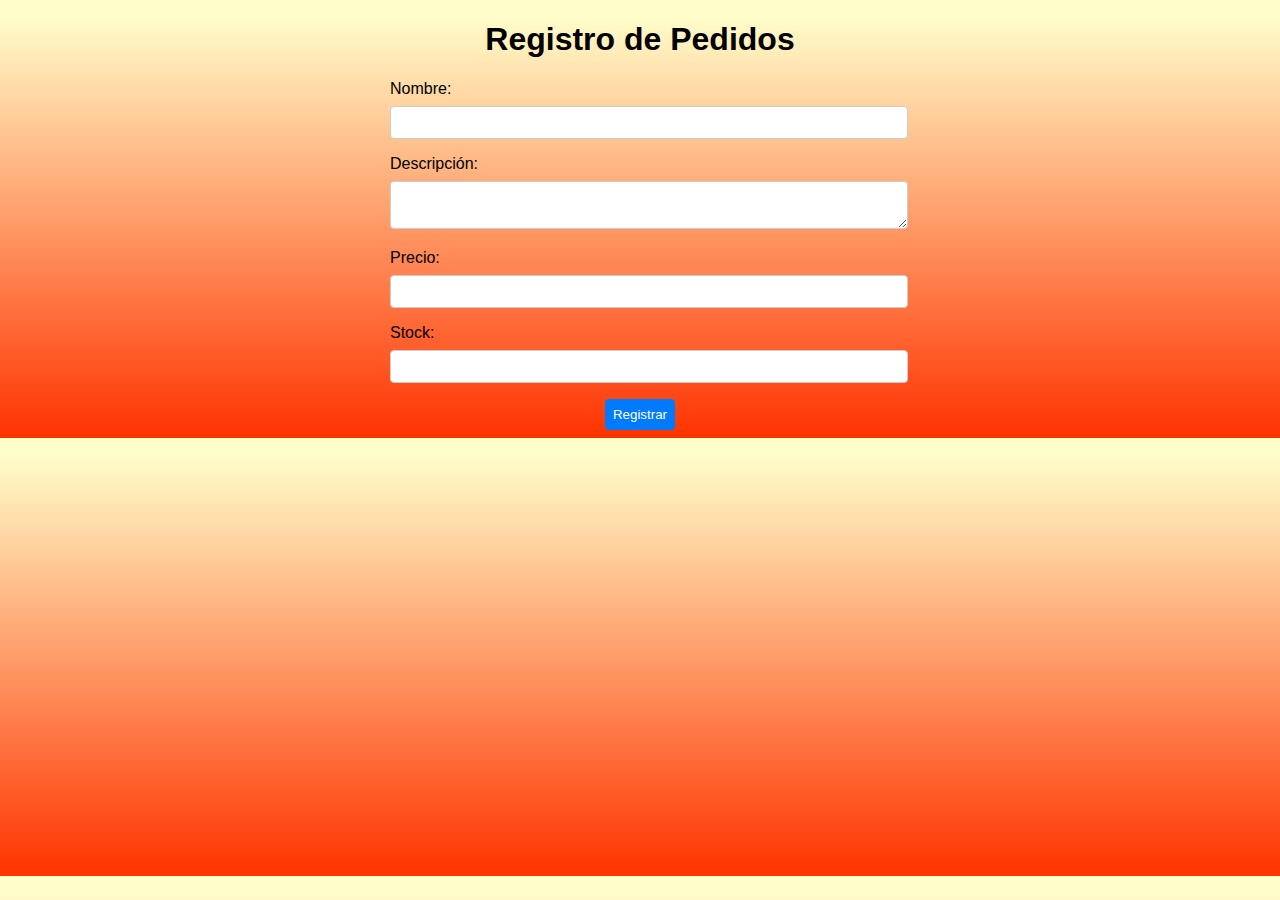
<file: formularios de registro/registro.html>
<!DOCTYPE html>
<html lang="es">
<head>
  <meta charset="UTF-8">
  <meta name="viewport" content="width=device-width, initial-scale=1.0">
  <title>Registro de Productos</title>
  <link rel="stylesheet" href="registro.css">
</head>
<body>
  <h1>Registro de Pedidos</h1>

  <form id="product-form" action="submit.php" method="POST">
    <div class="form-group">
      <label for="name">Nombre:</label>
      <input type="text" id="name" name="name" required>
      <span class="error-message" id="name-error"></span>
    </div>

    <div class="form-group">
      <label for="description">Descripción:</label>
      <textarea id="description" name="description"></textarea>
      <span class="error-message" id="description-error"></span>
    </div>

    <div class="form-group">
      <label for="price">Precio:</label>
      <input type="number" id="price" name="price" step="0.01" min="0" required>
      <span class="error-message" id="price-error"></span>
    </div>

    <div class="form-group">
      <label for="stock">Stock:</label>
      <input type="number" id="stock" name="stock" min="0" required>
      <span class="error-message" id="stock-error"></span>
    </div>

    <button type="submit">Registrar</button>
  </form>

  <script src="registro.js"></script>
</body>
</html>
</file>
<file: css/estiilos.css>
header{
    background-color: black;
}
</file>
<file: compra.css>
body{
    background: linear-gradient(to bottom, #ffffcc 3%, #ff3300 100%); 
}
.form-group {
    margin-bottom: 20px;
    margin: 50px;
    display: flex;
    align-items: center;
    justify-content: center; 
  }
  
  label {
    display: flex;
    margin-bottom: 30px;
  }
  
  input[type="text"],
  input[type="tel"],
  input[type="email"],
  select,
  input[type="number"] {
    width: 100%;
    padding: 10px;
    font-size: 16px;
    border: 1px solid #ddd;
    border-radius: 5px;
  }
  
  input[type="submit"] {
    background-color: #007bff;
    color: #fff;
    border: none;
    padding: 10px 20px;
    font-size: 16px;
    border-radius: 5px;
    cursor: pointer;
  }
  
  input[type="submit"]:hover {
    background-color: #0069d9;
  }
  
  .error {
    color: red;
    font-size: 14px;
    margin-top: 5px;
  }
</file>
<file: estiloos.css>
*{
    margin: 0;
    padding: 0;
    box-sizing: border-box;
}
body{
    font-family: 'poppins', sans-serif;
}
.small-container{
    max-width: 1000px;
    margin: auto;
    padding-left: 25px;
    padding-right: 20px;
}
.row{
    display: flex;
    align-items: center;
    flex-wrap: wrap;
    justify-content: space-around;
}
.single-product{
    margin-top: 80px;
}
.small-img-row{
    display: flex;
    justify-content: space-around;
}
.col-2 img{
    max-width: 100%;
    padding: 50px 0;
}
.small-img-col{
    flex-basis: 24%;
    cursor: pointer;
}
.single-product .col-2{
    padding: 20px;
}
.col-2{
    flex-basis: 50%;
    min-width:300px;
}
.col-2 h1{
    font-size: 50px;
    line-height: 60px;
    margin: 25px 0;
}
.single-product select{
    display: block;
    padding: 10px;
    margin-top: 20px;
}
.single-product h4{
    margin: 20px 0;
    font-size: 22px;
    font-weight: bold;
}
.single-product input{
    width: 50px;
    height: 40px;
    padding-left: 10px;
    font-size: 20px;
    margin-right: 10px;
    border: 1px solid #ff523b;
}
input:focus{
    outline: none;


}
a{
    text-decoration: none;
    color: #555;
}
.single-product .fa{
    color: #ff523b;
    margin-left: 10px;
}
p{
    color: #555;
}
.btn{
    display: inline-block;
    background:  #ff523b;
    color: #fff;
    padding: 8px 30px;
    margin: 30px 0;
    border-radius: 30px;
    transition:  0.5s;
}
.btn:hover{
    background: #563434;
}
</file>
<file: error404.css>
body{
    background: linear-gradient(to bottom, #ff9966 3%, #ff3300 100%);
    margin: 0;
    padding: 0;
    height: 100vh;
    font-family: 'Open Sans', sans-serif;
    font-family: 'Titillium Web', sans-serif;
    font-family: 'Yellowtail', cursive;
}
img{
    width: 50%;
}
.container{
    height: 100vh;
    display: flex;
    flex-direction: column;
    gap: 30px;
    align-items: center;
    justify-content: center;
}
h1{
    color: black;
    font-size: 20px;
    padding: 20px;
    
}
button{
    padding:15px 30px ;
    border-radius: 15px;
    border: none;
    background: #000;
    color: white;
}
@media screen and(max-windth:630px) {
    h1{
        font-size: 16px;
    }
}
</file>
<file: error500.css>
body{
    background: linear-gradient(to bottom, #ff9966 3%, #ff3300 100%);
    margin: 0;
    padding: 0;
    height: 100vh;
    font-family: 'Open Sans', sans-serif;
    font-family: 'Titillium Web', sans-serif;
    font-family: 'Yellowtail', cursive;
}
img{
    width: 50%;
}
.container{
    height: 100vh;
    display: flex;
    flex-direction: column;
    gap: 30px;
    align-items: center;
    justify-content: center;
}
h1{
    color: black;
    font-size: 20px;
    padding: 20px;
    
}
button{
    padding:15px 30px ;
    border-radius: 15px;
    border: none;
    background: #000;
    color: white;
}
@media screen and(max-windth:630px) {
    h1{
        font-size: 16px;
    }
}
</file>
<file: estilossd.css>
* {
    margin: 0;
    padding: 0;
    box-sizing: border-box;
} 

body {
    font-family: -apple-system, BlinkMacSystemFont, 'Segoe UI', Roboto, Oxygen, Ubuntu, Cantarell, 'Open Sans', 'Helvetica Neue', sans-serif;
    background: linear-gradient(to bottom, #ffffcc 3%, #ff3300 100%); 
    display: flex;
    align-items: center;
    justify-content: center;
    min-height: 90vh;
}

.contenedor {
    background: #fff;
    border-radius: 2px;
    box-shadow: 19px 20px 8px -9px rgba(0,0,0,0.2);
    overflow: hidden;
    width: 400px;
    max-width: 100%;
}
.cabecera {
    background: #000000;
    color:azure;
    text-align: center;
    border-bottom: 1px solid #f0f0f0;
    padding: 20px 40px;
}
#formulario {
    padding: 30px 20px;
}

.form-control {    
    margin-bottom: 7px;
    padding-bottom: 20px;
    position: relative;
}

.form-control label {
    display: inline-block;
    margin-bottom: 7px;
    font:weight 200px
}

.form-control input {
    border: none;
    background-color: #f0f0f0;
    display: block;
    font-family: inherit;
    font-size: 16px;
    padding: 12px;
    width: 100%;    
}
.form-control, input:focus {
    outline: none;
}

.form-control.ok input {
    border: 0.1px solid;
    border-color: #08ffc8;
}                              
.form-control.falla input {
    border: 0.1px solid;
    border-color: #fe5f55;
}

#formulario button {
    background: #000000;
    border:1px solid #ffffff;
    border-radius: 2px;
    color: #f6f6e9;
    display: block;
    width: 100%;
    padding: 10px;
    font-size: 18px;
}
.form-control p {
    visibility: hidden;
    position: absolute;
    font-size: small;
    font-weight: 500;
    text-align: right;
}

.form-control.falla p {
    visibility: visible;
    color:#e74c3c;
}
</file>
<file: formularios de registro/estilossd.css>
* {
    margin: 0;
    padding: 0;
    box-sizing: border-box;
} 

body {
    font-family: -apple-system, BlinkMacSystemFont, 'Segoe UI', Roboto, Oxygen, Ubuntu, Cantarell, 'Open Sans', 'Helvetica Neue', sans-serif;
    background: linear-gradient(to bottom, #ffffcc 3%, #ff3300 100%); 
    display: flex;
    align-items: center;
    justify-content: center;
    min-height: 90vh;
}

.contenedor {
    background: #fff;
    border-radius: 2px;
    box-shadow: 19px 20px 8px -9px rgba(0,0,0,0.2);
    overflow: hidden;
    width: 400px;
    max-width: 100%;
}
.cabecera {
    background: #000000;
    color:azure;
    text-align: center;
    border-bottom: 1px solid #f0f0f0;
    padding: 20px 40px;
}
#formulario {
    padding: 30px 20px;
}

.form-control {    
    margin-bottom: 7px;
    padding-bottom: 20px;
    position: relative;
}

.form-control label {
    display: inline-block;
    margin-bottom: 7px;
    font:weight 200px
}

.form-control input {
    border: none;
    background-color: #f0f0f0;
    display: block;
    font-family: inherit;
    font-size: 16px;
    padding: 12px;
    width: 100%;    
}
.form-control, input:focus {
    outline: none;
}

.form-control.ok input {
    border: 0.1px solid;
    border-color: #08ffc8;
}                              
.form-control.falla input {
    border: 0.1px solid;
    border-color: #fe5f55;
}

#formulario button {
    background: #000000;
    border:1px solid #ffffff;
    border-radius: 2px;
    color: #f6f6e9;
    display: block;
    width: 100%;
    padding: 10px;
    font-size: 18px;
}
.form-control p {
    visibility: hidden;
    position: absolute;
    font-size: small;
    font-weight: 500;
    text-align: right;
}

.form-control.falla p {
    visibility: visible;
    color:#e74c3c;
}
</file>
<file: formularios de registro/registro.css>
body {
    font-family: sans-serif;
    background: linear-gradient(to bottom, #ffffcc 3%, #ff3300 100%);
  }
  
  h1 {
    text-align: center;
  }
  
  form {
    margin: 0 auto;
    max-width: 500px;
  }
  
  .form-group {
    margin-bottom: 1rem;
  }
  
  label {
    display: block;
    margin-bottom: 0.5rem;
    
  }
  
  input[type="text"],
  textarea,
  input[type="number"] {
    width: 100%;
    padding: 0.5rem;
    border: 1px solid #ccc;
    border-radius: 4px;
    

  }
  
  input[type="submit"],
  button {
    display: block;
    margin: 0 auto;
    padding: 0.5rem;
    background-color: #007bff;
    color: #fff;
    border: none;
    border-radius: 4px;
    cursor: pointer;
  }
  
  input[type="submit"]:hover,
  button:hover {
    background-color: #0062cc;
  }
  
  .error-message {
    display: block;
    color: #dc3545;
    font-size: 0.8rem;
    margin-top: 0.5rem;
  }
</file>
